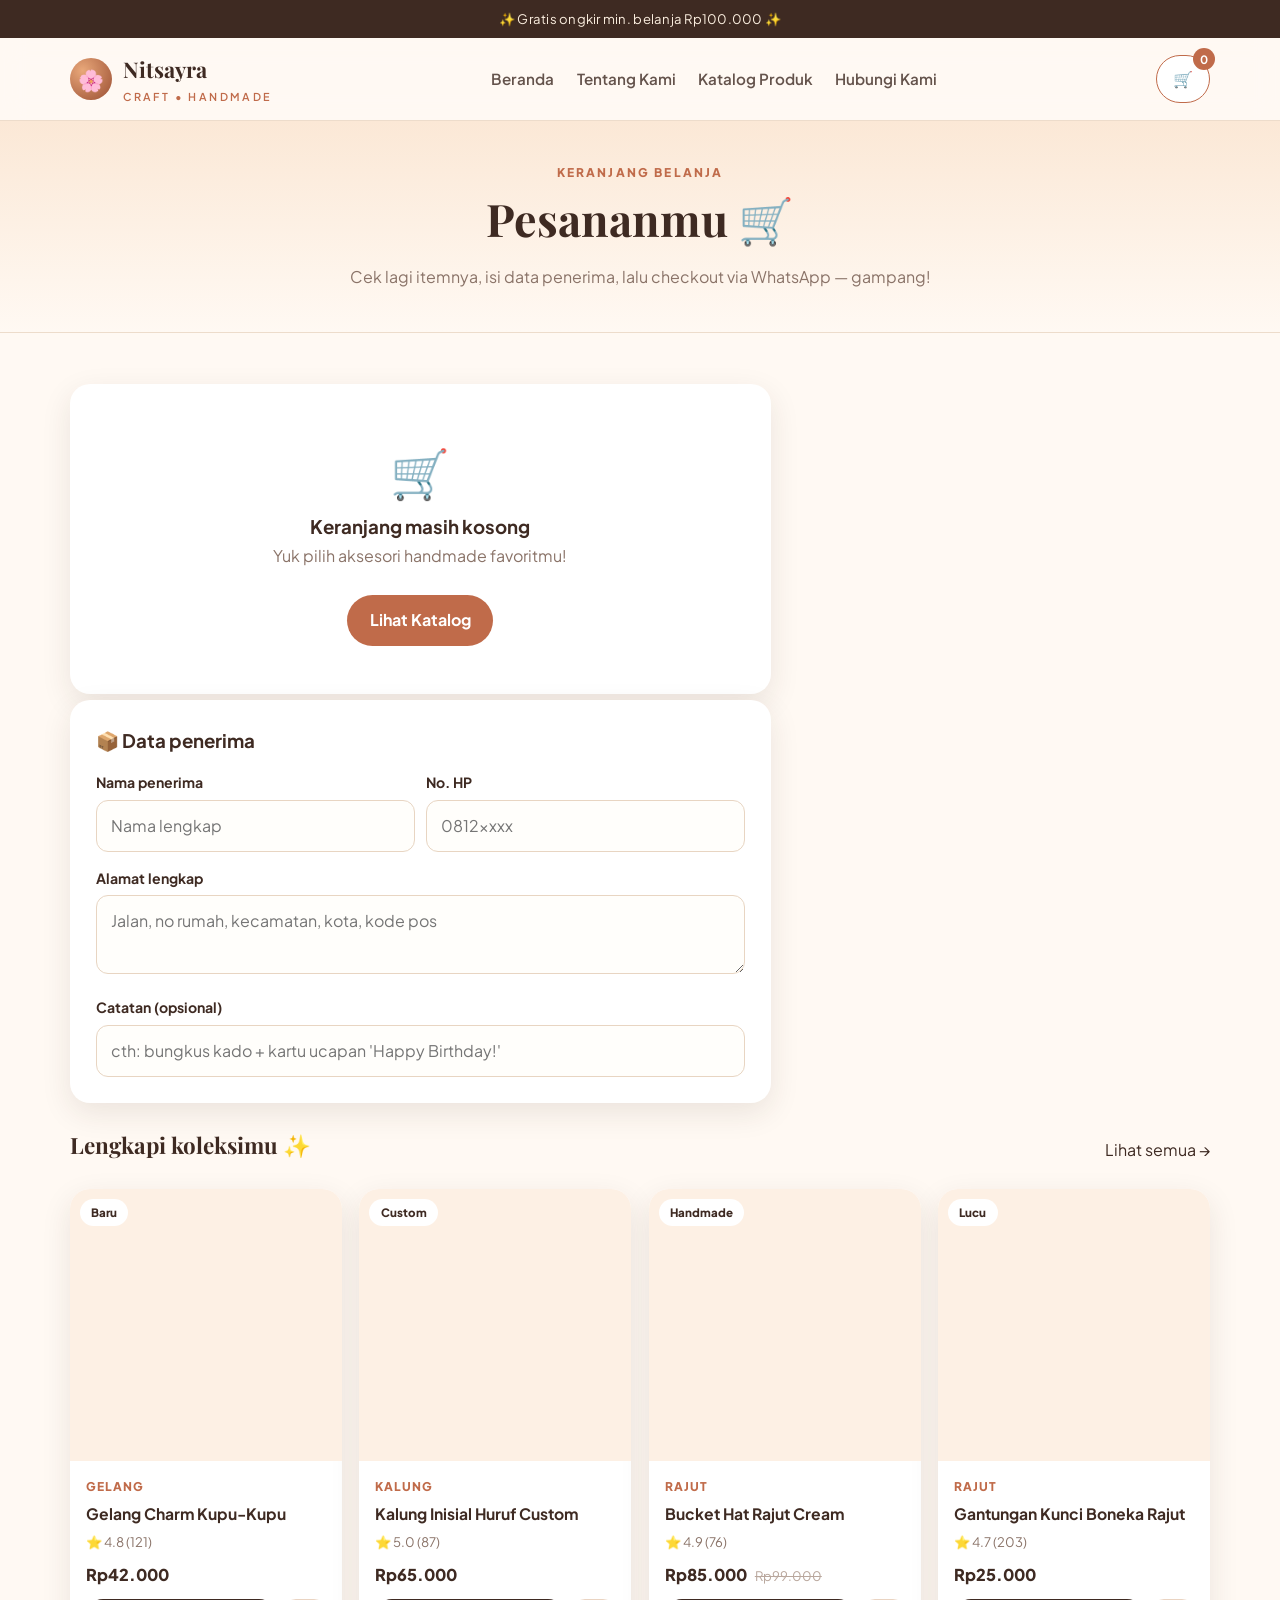
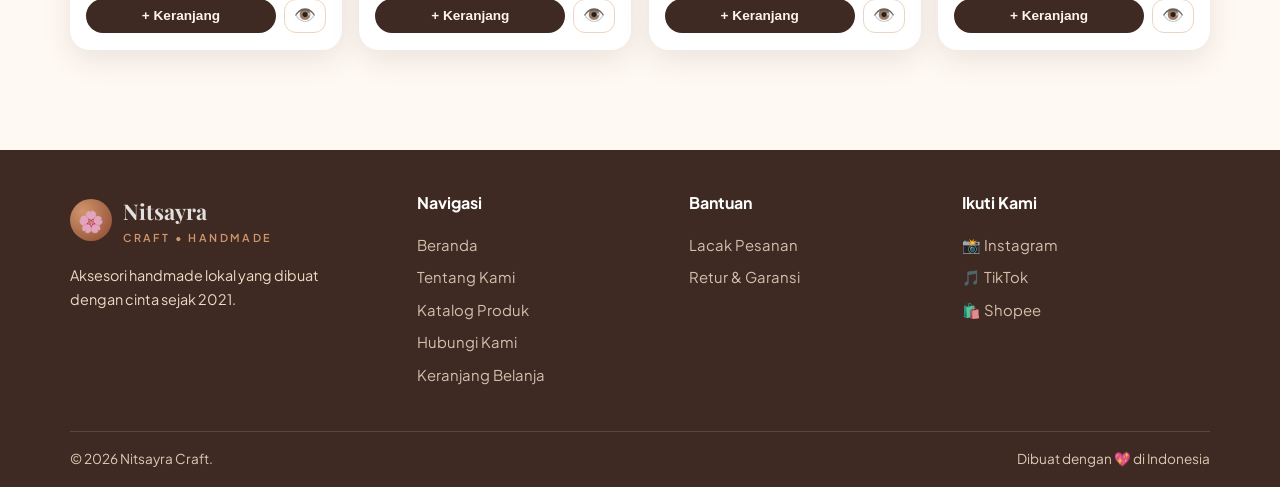
<file: keranjang.html>
<!DOCTYPE html>
<html lang="id">
<head>
<meta charset="UTF-8"><meta name="viewport" content="width=device-width, initial-scale=1.0">
<title>Keranjang Belanja — Nitsayra Craft</title>
<link href="https://fonts.googleapis.com/css2?family=Playfair+Display:ital,wght@0,600;0,700;1,600&family=Plus+Jakarta+Sans:wght@400;600;700;800&display=swap" rel="stylesheet">
<link rel="stylesheet" href="css/style.css">
<link rel="icon" href="data:image/svg+xml,<svg xmlns='http://www.w3.org/2000/svg' viewBox='0 0 100 100'><text y='.9em' font-size='90'>🧶</text></svg>">
</head>
<body>
<div class="topbar">✨ Gratis ongkir min. belanja Rp100.000 ✨</div>
<header><div class="container nav">
  <a href="index.html" class="logo"><span class="logo-mark">🌸</span><span>Nitsayra<small>CRAFT • HANDMADE</small></span></a>
  <nav class="nav-links" id="navLinks"><a href="index.html">Beranda</a><a href="tentang.html">Tentang Kami</a><a href="katalog.html">Katalog Produk</a><a href="kontak.html">Hubungi Kami</a></nav>
  <div class="nav-actions"><a href="keranjang.html" class="cart-btn" style="border-color:var(--terra)">🛒 <span class="cart-count">0</span></a><button class="hamburger" id="hamburger">☰</button></div>
</div></header>
<div class="page-hero"><div class="container"><div class="kicker">Keranjang Belanja</div><h1>Pesananmu 🛒</h1><p>Cek lagi itemnya, isi data penerima, lalu checkout via WhatsApp — gampang!</p></div></div>

<section class="container">
  <div class="cart-layout">
    <div>
      <div id="cartItems"></div>
      <div class="form-card" style="margin-top:.4rem">
        <h3>📦 Data penerima</h3>
        <div style="display:grid;grid-template-columns:1fr 1fr;gap:.7rem">
          <div><label>Nama penerima</label><input id="namaPenerima" placeholder="Nama lengkap"></div>
          <div><label>No. HP</label><input placeholder="0812xxxx"></div>
        </div>
        <label>Alamat lengkap</label><textarea id="alamatPenerima" rows="2" placeholder="Jalan, no rumah, kecamatan, kota, kode pos"></textarea>
        <label>Catatan (opsional)</label><input placeholder="cth: bungkus kado + kartu ucapan 'Happy Birthday!'">
      </div>
    </div>
    <div class="summary" id="cartSummary">
      <h3>Ringkasan belanja</h3>
      <div id="summaryBody"></div>
      <p style="font-size:.82rem;color:#8A7368;margin-top:.8rem">🔒 Pembayaran aman via transfer / QRIS / COD (konfirmasi via WhatsApp setelah checkout).</p>
    </div>
  </div>
  <div style="margin-top:1.5rem"><div class="section-head"><div><h2 style="font-size:1.4rem">Lengkapi koleksimu ✨</h2></div><a href="katalog.html">Lihat semua →</a></div>
  <div class="product-grid" id="suggestGrid"></div></div>
</section>

<footer><div class="container foot-grid">
  <div><a href="index.html" class="logo" style="color:#fff"><span class="logo-mark">🌸</span><span>Nitsayra<small style="color:#E9A87A">CRAFT • HANDMADE</small></span></a><p style="font-size:.9rem;margin-top:.8rem;max-width:300px">Aksesori handmade lokal yang dibuat dengan cinta sejak 2021.</p></div>
  <div><h4>Navigasi</h4><a href="index.html">Beranda</a><a href="tentang.html">Tentang Kami</a><a href="katalog.html">Katalog Produk</a><a href="kontak.html">Hubungi Kami</a><a href="keranjang.html">Keranjang Belanja</a></div>
  <div><h4>Bantuan</h4><a href="kontak.html">Lacak Pesanan</a><a href="kontak.html">Retur & Garansi</a></div>
  <div><h4>Ikuti Kami</h4><a href="#">📸 Instagram</a><a href="#">🎵 TikTok</a><a href="#">🛍️ Shopee</a></div>
</div><div class="container foot-bottom"><span>© <span id="year">2026</span> Nitsayra Craft.</span><span>Dibuat dengan 💖 di Indonesia</span></div></footer>
<script src="js/main.js"></script>
<script>document.addEventListener('DOMContentLoaded',()=>{ renderGrid('suggestGrid', PRODUCTS.slice(4,8)); });</script>
</body></html>
</file>
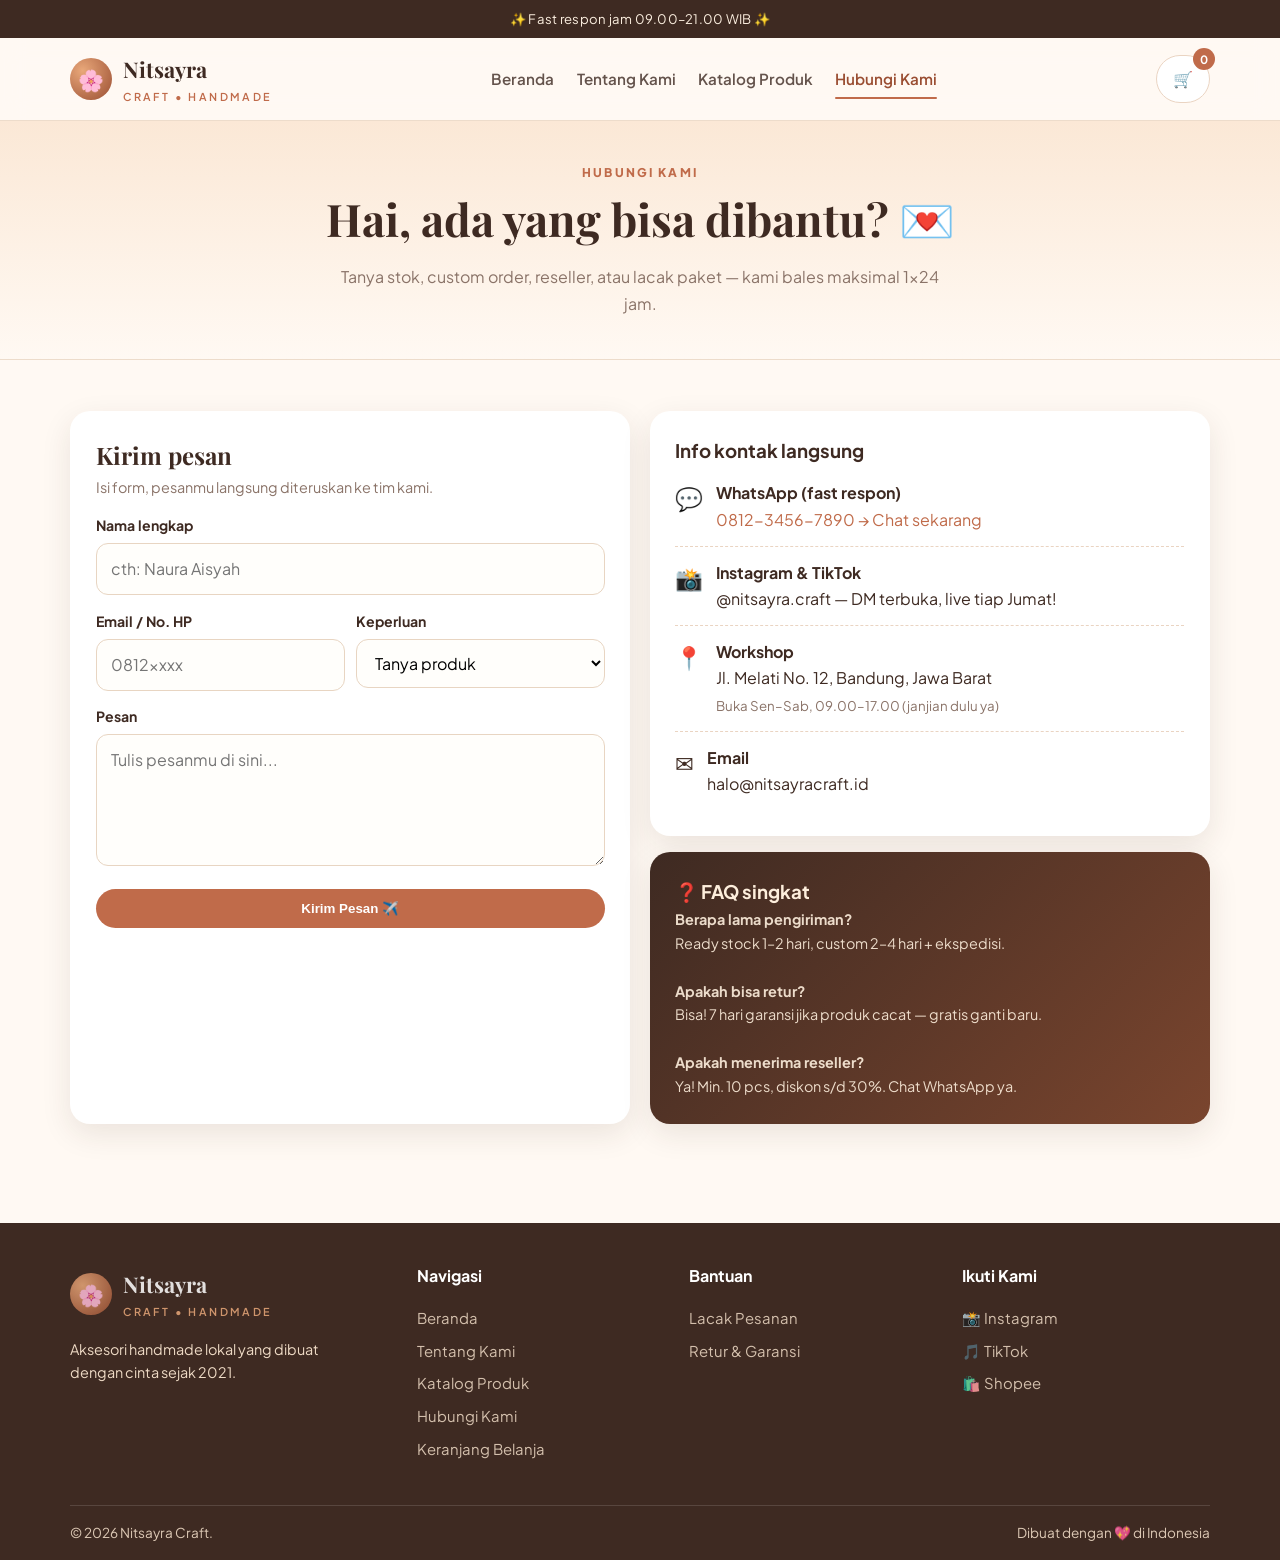
<file: kontak.html>
<!DOCTYPE html>
<html lang="id">
<head>
<meta charset="UTF-8"><meta name="viewport" content="width=device-width, initial-scale=1.0">
<title>Hubungi Kami — Nitsayra Craft</title>
<link href="https://fonts.googleapis.com/css2?family=Playfair+Display:ital,wght@0,600;0,700;1,600&family=Plus+Jakarta+Sans:wght@400;600;700;800&display=swap" rel="stylesheet">
<link rel="stylesheet" href="css/style.css">
<link rel="icon" href="data:image/svg+xml,<svg xmlns='http://www.w3.org/2000/svg' viewBox='0 0 100 100'><text y='.9em' font-size='90'>🧶</text></svg>">
</head>
<body>
<div class="topbar">✨ Fast respon jam 09.00–21.00 WIB ✨</div>
<header><div class="container nav">
  <a href="index.html" class="logo"><span class="logo-mark">🌸</span><span>Nitsayra<small>CRAFT • HANDMADE</small></span></a>
  <nav class="nav-links" id="navLinks"><a href="index.html">Beranda</a><a href="tentang.html">Tentang Kami</a><a href="katalog.html">Katalog Produk</a><a href="kontak.html" class="active">Hubungi Kami</a></nav>
  <div class="nav-actions"><a href="keranjang.html" class="cart-btn">🛒 <span class="cart-count">0</span></a><button class="hamburger" id="hamburger">☰</button></div>
</div></header>
<div class="page-hero"><div class="container"><div class="kicker">Hubungi Kami</div><h1>Hai, ada yang bisa dibantu? 💌</h1><p>Tanya stok, custom order, reseller, atau lacak paket — kami bales maksimal 1x24 jam.</p></div></div>

<section class="container contact-grid">
  <div class="form-card">
    <h2 style="font-family:var(--font-display)">Kirim pesan</h2>
    <p style="color:#8A7368;font-size:.9rem">Isi form, pesanmu langsung diteruskan ke tim kami.</p>
    <form id="contactForm">
      <label>Nama lengkap</label><input required placeholder="cth: Naura Aisyah">
      <div style="display:grid;grid-template-columns:1fr 1fr;gap:.7rem">
        <div><label>Email / No. HP</label><input required placeholder="0812xxxx"></div>
        <div><label>Keperluan</label><select><option>Tanya produk</option><option>Custom order</option><option>Reseller / Dropship</option><option>Komplain / Retur</option><option>Lainnya</option></select></div>
      </div>
      <label>Pesan</label><textarea required rows="4" placeholder="Tulis pesanmu di sini..."></textarea>
      <button class="btn btn-terra" style="width:100%;margin-top:1rem">Kirim Pesan ✈️</button>
    </form>
  </div>
  <div>
    <div class="info-card">
      <h3>Info kontak langsung</h3>
      <div class="info-item"><span style="font-size:1.4rem">💬</span><span><b>WhatsApp (fast respon)</b><br><a href="https://wa.me/6281234567890" target="_blank" style="color:var(--terra)">0812-3456-7890 → Chat sekarang</a></span></div>
      <div class="info-item"><span style="font-size:1.4rem">📸</span><span><b>Instagram & TikTok</b><br>@nitsayra.craft — DM terbuka, live tiap Jumat!</span></div>
      <div class="info-item"><span style="font-size:1.4rem">📍</span><span><b>Workshop</b><br>Jl. Melati No. 12, Bandung, Jawa Barat<br><small style="color:#8A7368">Buka Sen–Sab, 09.00–17.00 (janjian dulu ya)</small></span></div>
      <div class="info-item" style="border:0"><span style="font-size:1.4rem">✉️</span><span><b>Email</b><br>halo@nitsayracraft.id</span></div>
    </div>
    <div class="info-card" style="margin-top:1rem;background:linear-gradient(135deg,#3E2A22,#7A452E);color:#FDEEDC;border:0">
      <h3>❓ FAQ singkat</h3>
      <p style="font-size:.9rem;opacity:.9"><b>Berapa lama pengiriman?</b><br>Ready stock 1–2 hari, custom 2–4 hari + ekspedisi.<br><br><b>Apakah bisa retur?</b><br>Bisa! 7 hari garansi jika produk cacat — gratis ganti baru.<br><br><b>Apakah menerima reseller?</b><br>Ya! Min. 10 pcs, diskon s/d 30%. Chat WhatsApp ya.</p>
    </div>
  </div>
</section>

<footer><div class="container foot-grid">
  <div><a href="index.html" class="logo" style="color:#fff"><span class="logo-mark">🌸</span><span>Nitsayra<small style="color:#E9A87A">CRAFT • HANDMADE</small></span></a><p style="font-size:.9rem;margin-top:.8rem;max-width:300px">Aksesori handmade lokal yang dibuat dengan cinta sejak 2021.</p></div>
  <div><h4>Navigasi</h4><a href="index.html">Beranda</a><a href="tentang.html">Tentang Kami</a><a href="katalog.html">Katalog Produk</a><a href="kontak.html">Hubungi Kami</a><a href="keranjang.html">Keranjang Belanja</a></div>
  <div><h4>Bantuan</h4><a href="kontak.html">Lacak Pesanan</a><a href="kontak.html">Retur & Garansi</a></div>
  <div><h4>Ikuti Kami</h4><a href="#">📸 Instagram</a><a href="#">🎵 TikTok</a><a href="#">🛍️ Shopee</a></div>
</div><div class="container foot-bottom"><span>© <span id="year">2026</span> Nitsayra Craft.</span><span>Dibuat dengan 💖 di Indonesia</span></div></footer>
<script src="js/main.js"></script>
</body></html>
</file>
<file: css/style.css>
/* Nitsayra Craft - Handmade Accessories */
:root{
  --cream:#FFF9F3;
  --cream2:#FDF0E4;
  --terra:#C06B4A;
  --terra-dark:#9A4E32;
  --brown:#3E2A22;
  --muted:#8A7368;
  --sage:#7D8C6F;
  --sage-light:#EAF0E3;
  --gold:#D9A441;
  --pink:#F6D9CE;
  --white:#fff;
  --shadow:0 10px 30px rgba(62,42,34,.10);
  --radius:18px;
  --font-display:'Playfair Display',serif;
  --font-body:'Plus Jakarta Sans',system-ui,sans-serif;
}
*{box-sizing:border-box;margin:0;padding:0}
body{font-family:var(--font-body);background:var(--cream);color:var(--brown);line-height:1.65}
img{max-width:100%;display:block}
a{color:inherit;text-decoration:none}
.container{width:min(1140px,92%);margin:0 auto}
/* Topbar */
.topbar{background:var(--brown);color:#FBEEDF;text-align:center;font-size:.82rem;padding:.5rem;letter-spacing:.02em}
/* Header */
header{position:sticky;top:0;z-index:50;background:rgba(255,249,243,.92);backdrop-filter:blur(12px);border-bottom:1px solid #EDDCCB}
.nav{display:flex;align-items:center;justify-content:space-between;padding:.9rem 0;gap:1rem}
.logo{display:flex;align-items:center;gap:.7rem;font-family:var(--font-display);font-weight:700;font-size:1.35rem}
.logo-mark{width:42px;height:42px;border-radius:50%;background:radial-gradient(circle at 30% 30%,#E9A87A,var(--terra-dark));display:grid;place-items:center;color:#fff;font-size:1.3rem}
.logo small{display:block;font-family:var(--font-body);font-weight:600;font-size:.68rem;letter-spacing:.22em;color:var(--terra);text-transform:uppercase}
.nav-links{display:flex;gap:1.4rem;align-items:center;font-weight:600;font-size:.95rem}
.nav-links a{opacity:.8;position:relative;padding:.2rem 0}
.nav-links a.active,.nav-links a:hover{opacity:1;color:var(--terra-dark)}
.nav-links a.active::after{content:'';position:absolute;left:0;right:0;bottom:-4px;height:2px;background:var(--terra);border-radius:2px}
.nav-actions{display:flex;gap:.6rem;align-items:center}
.btn{border:0;cursor:pointer;font-weight:700;border-radius:999px;padding:.75rem 1.4rem;transition:.2s;display:inline-flex;align-items:center;gap:.5rem;justify-content:center}
.btn-primary{background:var(--brown);color:#FFF4E8}
.btn-primary:hover{background:var(--terra-dark);transform:translateY(-1px)}
.btn-terra{background:var(--terra);color:#fff}
.btn-terra:hover{background:var(--terra-dark)}
.btn-outline{background:transparent;border:1.5px solid var(--brown);color:var(--brown)}
.btn-outline:hover{background:var(--brown);color:#fff}
.btn-light{background:#fff;color:var(--brown);box-shadow:var(--shadow)}
.cart-btn{position:relative;background:#fff;border:1px solid #EAD4C2;border-radius:999px;padding:.6rem 1rem;font-weight:700}
.cart-count{position:absolute;top:-8px;right:-6px;background:var(--terra);color:#fff;font-size:.72rem;min-width:22px;height:22px;border-radius:999px;display:grid;place-items:center;padding:0 5px}
.hamburger{display:none;background:none;border:0;font-size:1.6rem}
/* Hero */
.hero{display:grid;grid-template-columns:1.05fr .95fr;gap:2.5rem;align-items:center;padding:3.2rem 0 2.5rem}
.badge{display:inline-flex;align-items:center;gap:.5rem;background:#fff;border:1px solid #EAD4C2;border-radius:999px;padding:.4rem .9rem;font-size:.82rem;font-weight:700;color:var(--terra-dark)}
.hero h1{font-family:var(--font-display);font-size:clamp(2.3rem,4.5vw,3.6rem);line-height:1.08;margin:1rem 0}
.hero h1 em{font-style:italic;color:var(--terra)}
.hero p.lead{color:var(--muted);font-size:1.05rem;max-width:520px}
.hero-cta{display:flex;gap:.8rem;margin-top:1.4rem;flex-wrap:wrap}
.hero-stats{display:flex;gap:2rem;margin-top:1.8rem}
.hero-stats b{font-size:1.3rem;display:block}
.hero-stats span{font-size:.85rem;color:var(--muted)}
.hero-visual{position:relative}
.hero-img-main{border-radius:28px;overflow:hidden;box-shadow:var(--shadow);aspect-ratio:4/5;object-fit:cover;width:100%}
.float-card{position:absolute;background:#fff;border-radius:16px;box-shadow:var(--shadow);padding:.8rem 1rem;display:flex;gap:.7rem;align-items:center;font-size:.85rem;font-weight:600}
.float-1{left:-18px;bottom:36px}
.float-2{right:-10px;top:28px}
.float-dot{width:42px;height:42px;border-radius:12px;display:grid;place-items:center;font-size:1.3rem}
/* Marquee */
.marquee{background:var(--brown);color:#F8E7D3;overflow:hidden;white-space:nowrap;padding:.7rem 0;font-weight:600;letter-spacing:.06em;font-size:.9rem}
.marquee span{margin:0 1.2rem}
/* Sections */
section{padding:3.2rem 0}
.section-head{display:flex;justify-content:space-between;align-items:end;gap:1rem;margin-bottom:1.6rem}
.section-head h2{font-family:var(--font-display);font-size:clamp(1.6rem,3vw,2.3rem)}
.section-head p{color:var(--muted)}
.kicker{color:var(--terra);font-weight:800;letter-spacing:.18em;text-transform:uppercase;font-size:.75rem}
/* Categories */
.cat-grid{display:grid;grid-template-columns:repeat(4,1fr);gap:1rem}
.cat-card{background:#fff;border-radius:var(--radius);overflow:hidden;box-shadow:var(--shadow);text-align:center;padding-bottom:1rem;transition:.2s}
.cat-card:hover{transform:translateY(-4px)}
.cat-card img{height:150px;width:100%;object-fit:cover}
.cat-card h3{margin:.8rem 0 .2rem;font-size:1rem}
.cat-card p{font-size:.82rem;color:var(--muted)}
/* Products */
.filter-bar{display:flex;gap:.6rem;flex-wrap:wrap;margin-bottom:1.2rem}
.chip{border:1px solid #E4CDB8;background:#fff;border-radius:999px;padding:.5rem 1rem;font-weight:700;font-size:.85rem;cursor:pointer}
.chip.active{background:var(--brown);color:#fff;border-color:var(--brown)}
.product-grid{display:grid;grid-template-columns:repeat(4,1fr);gap:1.1rem}
.card{background:#fff;border-radius:20px;overflow:hidden;box-shadow:var(--shadow);display:flex;flex-direction:column;transition:.2s}
.card:hover{transform:translateY(-4px)}
.card-img{position:relative;aspect-ratio:1/1;overflow:hidden;background:var(--cream2)}
.card-img img{width:100%;height:100%;object-fit:cover}
.card-tag{position:absolute;top:10px;left:10px;background:#fff;border-radius:999px;padding:.25rem .7rem;font-size:.72rem;font-weight:800}
.card-tag.best{background:var(--gold);color:#fff}
.card-body{padding:1rem 1rem 1.1rem;display:flex;flex-direction:column;gap:.4rem;flex:1}
.card-body h3{font-size:.98rem;line-height:1.35}
.card-cat{font-size:.75rem;color:var(--terra);font-weight:800;letter-spacing:.08em;text-transform:uppercase}
.card-price{display:flex;align-items:center;gap:.5rem;margin:.2rem 0}
.price{font-weight:800;font-size:1.02rem}
.price-old{font-size:.82rem;color:#B9A79D;text-decoration:line-through}
.rating{font-size:.82rem;color:var(--muted)}
.card-actions{display:flex;gap:.5rem;margin-top:auto}
.btn-small{flex:1;padding:.6rem .5rem;font-size:.85rem}
.icon-btn{width:42px;border-radius:12px;border:1px solid #EAD4C2;background:#FFF;display:grid;place-items:center;cursor:pointer;font-size:1.1rem}
/* Value */
.value-grid{display:grid;grid-template-columns:repeat(3,1fr);gap:1rem}
.value-card{background:#fff;border-radius:var(--radius);padding:1.6rem;box-shadow:var(--shadow)}
.value-card .ico{font-size:1.8rem;margin-bottom:.6rem}
/* Testimoni */
.testi-grid{display:grid;grid-template-columns:repeat(3,1fr);gap:1rem}
.testi{background:#fff;border-radius:var(--radius);padding:1.4rem;box-shadow:var(--shadow)}
.testi p{font-size:.95rem}
.stars{color:var(--gold);letter-spacing:.1em;margin-bottom:.5rem}
.testi-user{display:flex;gap:.7rem;align-items:center;margin-top:1rem}
.avatar{width:42px;height:42px;border-radius:50%;display:grid;place-items:center;color:#fff;font-weight:800}
/* CTA banner */
.cta{background:linear-gradient(135deg,#3E2A22,#7A452E);color:#FDEEDC;border-radius:26px;padding:2.5rem;display:grid;grid-template-columns:1.2fr .8fr;gap:1.5rem;align-items:center;overflow:hidden;position:relative}
.cta h2{font-family:var(--font-display);font-size:2rem;margin-bottom:.5rem}
.cta p{opacity:.85}
/* About */
.about-hero{display:grid;grid-template-columns:1fr 1fr;gap:2rem;align-items:center}
.about-hero img{border-radius:24px;aspect-ratio:4/3.4;object-fit:cover;width:100%;box-shadow:var(--shadow)}
.timeline{display:grid;grid-template-columns:repeat(4,1fr);gap:1rem;margin-top:1.2rem}
.step{background:#fff;border-radius:16px;padding:1.2rem;box-shadow:var(--shadow)}
.step b{color:var(--terra);font-size:.85rem}
/* Contact */
.contact-grid{display:grid;grid-template-columns:1fr 1fr;gap:1.2rem}
.form-card,.info-card{background:#fff;border-radius:20px;padding:1.6rem;box-shadow:var(--shadow)}
label{font-weight:700;font-size:.88rem;display:block;margin:.9rem 0 .35rem}
input,select,textarea{width:100%;border:1.5px solid #E8D5C2;border-radius:12px;padding:.75rem .9rem;font:inherit;background:#FFFEFB}
input:focus,select:focus,textarea:focus{outline:2px solid var(--terra);border-color:var(--terra)}
.info-item{display:flex;gap:.8rem;align-items:flex-start;padding:.8rem 0;border-bottom:1px dashed #EAD4C2}
/* Cart */
.cart-layout{display:grid;grid-template-columns:1.5fr .9fr;gap:1.2rem;align-items:start}
.cart-item{display:flex;gap:1rem;background:#fff;border-radius:16px;padding:1rem;box-shadow:var(--shadow);margin-bottom:.9rem;align-items:center}
.cart-item img{width:84px;height:84px;border-radius:12px;object-fit:cover}
.qty{display:flex;align-items:center;gap:.5rem;border:1px solid #EAD4C2;border-radius:999px;padding:.2rem .5rem}
.qty button{border:0;background:#F7E8DA;width:28px;height:28px;border-radius:50%;cursor:pointer;font-weight:800}
.summary{background:#fff;border-radius:20px;padding:1.5rem;box-shadow:var(--shadow);position:sticky;top:90px}
.summary-row{display:flex;justify-content:space-between;padding:.4rem 0;font-size:.95rem}
.summary-total{border-top:1.5px dashed #EAD4C2;margin-top:.6rem;padding-top:.8rem;font-weight:800;font-size:1.15rem;display:flex;justify-content:space-between}
.empty{text-align:center;background:#fff;border-radius:20px;padding:3rem 1.5rem;box-shadow:var(--shadow)}
/* Footer */
footer{background:var(--brown);color:#EEDAC5;margin-top:3rem}
.foot-grid{display:grid;grid-template-columns:1.3fr 1fr 1fr 1fr;gap:1.5rem;padding:2.5rem 0}
footer h4{color:#fff;margin-bottom:.8rem}
footer a{display:block;padding:.25rem 0;opacity:.85;font-size:.93rem}
footer a:hover{opacity:1;color:#fff}
.foot-bottom{border-top:1px solid rgba(255,255,255,.15);padding:1rem 0;display:flex;justify-content:space-between;gap:1rem;flex-wrap:wrap;font-size:.85rem;opacity:.9}
/* Page hero */
.page-hero{background:linear-gradient(180deg,#FBE8D6,#FFF9F3);border-bottom:1px solid #EDDCCB;padding:2.6rem 0;text-align:center}
.page-hero h1{font-family:var(--font-display);font-size:clamp(2rem,4vw,2.8rem)}
.page-hero p{color:var(--muted);max-width:620px;margin:.5rem auto 0}
/* Toast */
#toast{position:fixed;bottom:22px;left:50%;transform:translateX(-50%) translateY(20px);background:var(--brown);color:#fff;padding:.8rem 1.2rem;border-radius:999px;opacity:0;pointer-events:none;transition:.25s;z-index:100;font-weight:600;box-shadow:var(--shadow)}
#toast.show{opacity:1;transform:translateX(-50%) translateY(0)}
/* Responsive */
@media(max-width:960px){
  .hero,.about-hero,.cta,.contact-grid,.cart-layout{grid-template-columns:1fr}
  .product-grid{grid-template-columns:repeat(2,1fr)}
  .cat-grid{grid-template-columns:repeat(2,1fr)}
  .value-grid,.testi-grid{grid-template-columns:1fr}
  .timeline{grid-template-columns:repeat(2,1fr)}
  .foot-grid{grid-template-columns:1fr 1fr}
  .nav-links{display:none;position:absolute;top:100%;left:0;right:0;background:#FFF9F3;flex-direction:column;padding:1rem;border-bottom:1px solid #EDDCCB}
  .nav-links.open{display:flex}
  .hamburger{display:block}
  .float-1{left:8px}.float-2{right:8px}
}
@media(max-width:520px){
  .product-grid{grid-template-columns:1fr 1fr;gap:.7rem}
  .card-body h3{font-size:.85rem}
  .hero-stats{gap:1.2rem}
  .foot-grid{grid-template-columns:1fr}
}
</file>
